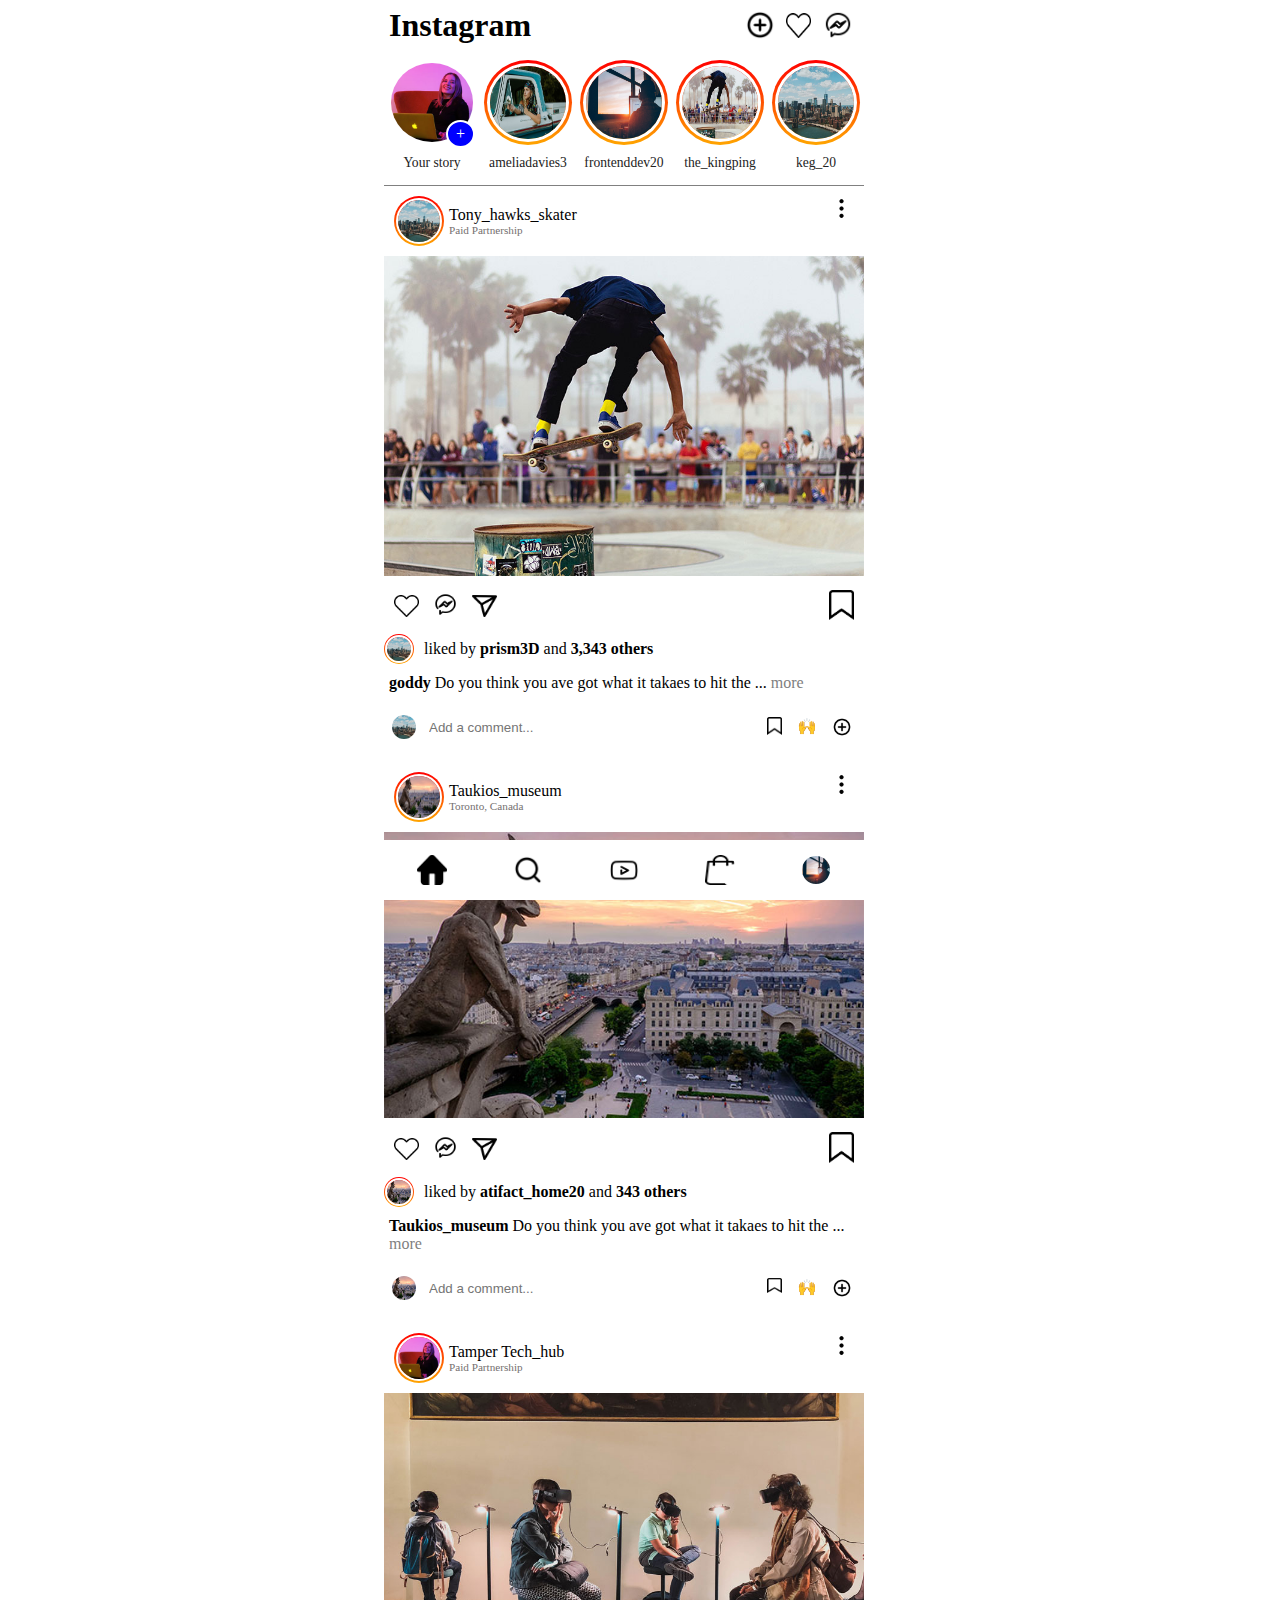
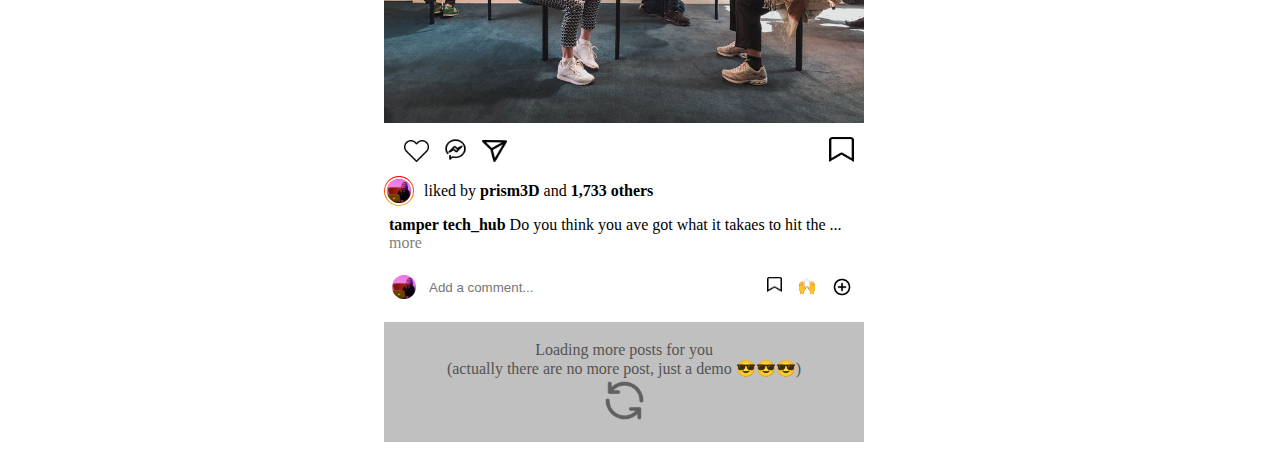
<file: index.html>
<!DOCTYPE html>
<html lang="en">
<head>
	<meta charset="UTF-8">
	<meta http-equiv="X-UA-Compatible" content="IE=edge">
	<meta name="viewport" content="width=device-width, initial-scale=1.0">
	<link rel="stylesheet" href="style.css">
	<title>Instagram clone</title>
</head>
<body>

<main> 
<!--headers,i.e, IG logo and stories container-->
	<div class="top-headers"> 
	<!--this is the container with IG logo and other  3 call to action buttons at the top-->
<div class="header1">
	<h1>Instagram</h1>
	<div class="cta">
	<img src="icons/6.png" alt="icons" width="30" height="30px">
	<img src="icons/2.png" alt="icons" width="25px" height="25px">
	<img src="icons/4.png" alt="icons" width="30px" height="30px">
	</div>
</div>
<!--this is the container/wraper for stories-->
<div class="header2">
<!---story container-->
<div class="story-container">

<div class="stories">
<!--template for stories-->
	<div class="story">
		<div class="sto-img"> 
		<img src="images/6.jpg" alt="pp" width="100%" height="100%">
		</div>
		<p class="plus">+</p>
		<p>Your story</p>
	</div>
	
	<div class="story">
	<div class="sto-img">
		<img src="images/3.jpg" alt="story" loading="lazy" width="100%" height="100%"> 
	</div>
	<p>ameliadavies3</p>
	</div>

<div class="story">
	<div class="sto-img">
		<img src="images/5.jpg" alt="story" loading="lazy" width="100%" height="100%">
	</div>
	<p>frontenddev20</p>
</div>

<div class="story">
	<div class="sto-img">
		<img src="images/2.jpg" alt="story" loading="lazy" width="100%" height="100%">
	</div>
	<p>the_kingping</p>
</div>

<div class="story">
	<div class="sto-img">
		<img src="images/1.jpg" alt="story" loading="lazy" width="100%" height="100%">
	</div>
	<p>keg_20</p>
</div>


</div>
</div>

</div>
	</div>
<!--end of top headers ie, ig and stories-->

<!--wrapper for all posts[posts made]-->
<div class="posts">

<!--START OF template for a post 111-->
	<div class="blogpost"> 
<!--row1 here is the row holding the username,location/partnership,profilepic and side menu --> 
<div class="row1">
	<div class="user-info"> 
	<div class="prof-img">
		<img src="images/1.jpg" alt="prof" width="100%" height="100%">
	</div>
	<div class="username">
		<p class="name">Tony_hawks_skater</p>
		<p>paid partnership</p>
	</div>
	</div>

	<div class="menu">
		<img src="icons/10.png" alt="icon" width="25px" height="25px">
	</div>

</div>

<!--the picture that is posted-->
<div class="post-pic">
	<img src="images/2.jpg" alt="post" id="pic" width="100%" height="100%">
</div>

<!--the like,comments,share and bookmark buttons-->
<div class="actions">
	<div class="inter">
		<img src="icons/2.png" id=" " alt="like" width="25px" height="100%">
		<img src="icons/4.png" id=" " alt="like" width="25px" height="100%">
		<img src="icons/5.png" id=" " alt="like" width="25px" height="100%">
	</div>
	<div class="bookmark">
		<img src="icons/7.png" alt="book" width="25px" height="30px">
	</div>
</div>

<!--section below the call to actio buttons/ posted pic-->
<div class="comment-section"> 
<!--profile pic below the post pic just below the like ,comment,share-->
<div class="counting">
		<div class="prof-img">
			<img src="images/1.jpg" alt="prof" width="100%" height="100%">
		</div>
		<div class="likedby">
			<p>liked by <strong>prism3D</strong> and <strong>3,343 others</strong></p>
		</div>
</div>
<!--description of the post -->
<div class="description">
	<p><strong>goddy</strong> Do you think you ave got what it takaes to hit the ... <span style="color: gray;">more</span></p>
</div>
<!--the add comment below the description-->
<div class="comm"> 
<div class="add-com">
	<div class="prof-img">
		<img src="images/1.jpg" alt="prof" width="100%" height="100%">
	</div>
	<div class="add">
		<input type="text" class="box" placeholder="Add a comment..."/>
	</div>
</div>

<div class="ract">
	<img src="icons/7.png" alt="" width="15px" height="18px">
	<p>🙌 </p>
	<img src="icons/6.png" alt="" width="20px" height="20px">
</div>

</div>
<!--end of comment section-->
</div>

<!--end of blog post-->
</div>
<!--END OF template for a post-->

<!--START OF template for a post 222-->
<div class="blogpost">
	<!--row1 here is the row holding the username,location/partnership,profilepic and side menu -->
	<div class="row1">
		<div class="user-info">
			<div class="prof-img">
				<img src="images/8.jpg" alt="prof" width="100%" height="100%">
			</div>
			<div class="username">
				<p class="name">Taukios_museum</p>
				<p>toronto,&nbsp;canada</p>
			</div>
		</div>

		<div class="menu">
			<img src="icons/10.png" alt="icon" width="25px" height="25px">
		</div>

	</div>

	<!--the picture that is posted-->
	<div class="post-pic">
		<img src="images/8.jpg" alt="post" width="100%" height="100%">
	</div>

	<!--the like,comments,share and bookmark buttons-->
	<div class="actions">
		<div class="inter">
			<img src="icons/2.png" alt="like" width="25px" height="100%">
			<img src="icons/4.png" alt="like" width="25px" height="100%">
			<img src="icons/5.png" alt="like" width="25px" height="100%">
		</div>
		<div class="bookmark">
			<img src="icons/7.png" alt="book" width="25px" height="100%">
		</div>
	</div>

	<!--section below the call to actio buttons/ posted pic-->
	<div class="comment-section">
		<!--profile pic below the post pic just below the like ,comment,share-->
		<div class="counting">
			<div class="prof-img">
				<img src="images/8.jpg" alt="prof" width="100%" height="100%">
			</div>
			<div class="likedby">
				<p>liked by <strong>atifact_home20</strong> and <strong>343 others</strong></p>
			</div>
		</div>
		<!--description of the post -->
		<div class="description">
			<p><strong>Taukios_museum</strong> Do you think you ave got what it takaes to hit the ... <span
					style="color: gray;">more</span></p>
		</div>
		<!--the add comment below the description-->
		<div class="comm">
			<div class="add-com">
				<div class="prof-img">
					<img src="images/8.jpg" alt="prof" width="100%" height="100%">
				</div>
				<div class="add">
					<input type="text" class="box" placeholder="Add a comment..." />
				</div>
			</div>

			<div class="ract">
				<img src="icons/7.png" alt="" width="15px" height="15px">
				<p>🙌 </p>
				<img src="icons/6.png" alt="" width="20px" height="20px">
			</div>

		</div>
		<!--end of comment section-->
	</div>

	<!--end of blog post-->
</div>
<!--END OF template for a post-->

<!--START OF template for a post   333-->
<div class="blogpost">
	<!--row1 here is the row holding the username,location/partnership,profilepic and side menu -->
	<div class="row1">
		<div class="user-info">
			<div class="prof-img">
				<img src="images/6.jpg" alt="prof" width="100%" height="100%">
			</div>
			<div class="username">
				<p class="name">tamper tech_hub</p>
				<p>paid partnership</p>
			</div>
		</div>

		<div class="menu">
			<img src="icons/10.png" alt="icon" width="25px" height="25px">
		</div>

	</div>

	<!--the picture that is posted-->
	<div class="post-pic">
		<img src="images/4.jpg" alt="post" width="100%" height="100%">
	</div>

	<!--the like,comments,share and bookmark buttons-->
	<div class="actions">
		<div class="inter">
			<img src="icons/heart.jpg" alt="" id="redheart" width="35px">
			<img src="icons/2.png" id="unlike" alt="like" width="25px" height="100%">
			<img src="icons/4.png" alt="like" width="25px" height="100%">
			<img src="icons/5.png" alt="like" width="25px" height="100%">
		</div>
		<div class="bookmark">
			<img src="icons/7.png" alt="book" width="25px" height="25px">
		</div>
	</div>

	<!--section below the call to actio buttons/ posted pic-->
	<div class="comment-section">
		<!--profile pic below the post pic just below the like ,comment,share-->
		<div class="counting">
			<div class="prof-img">
				<img src="images/6.jpg" alt="prof" width="100%" height="100%">
			</div>
			<div class="likedby">
				<p>liked by <strong id="name">prism3D</strong> and <strong>1,733 others</strong></p>
			</div>
		</div>
		<!--description of the post -->
		<div class="description">
			<p><strong>tamper tech_hub</strong> Do you think you ave got what it takaes to hit the ... <span
					style="color: gray;">more</span></p>
		</div>
		<!--the add comment below the description-->
		<div class="comm">
			<div class="add-com">
				<div class="prof-img">
					<img src="images/6.jpg" alt="prof" width="100%" height="100%">
				</div>
				<div class="add">
					<input type="text" class="box" placeholder="Add a comment..." />
				</div>
			</div>

			<div class="ract">
				<img src="icons/7.png" alt="" width="15px" height="15px">
				<p>🙌 </p>
				<img src="icons/6.png" alt="" width="20px" height="20px">
			</div>

		</div>
		<!--end of comment section-->
	</div>

	<!--end of blog post-->
</div>
<!--END OF template for a post-->

<!--end  of wrapper for all posts[posts made]-->
</div>
<!--end  of wrapper for all posts[posts made]-->

<div class="loading-more-post">
	<p>Loading more posts for you</p>
	<p>(actually there are no more post, just a demo 😎😎😎)</p>
	<img src="icons/12.png" alt="loading" width="45px" height="45px">
</div>

<div class="splash">
	<div class="splash-screen"> 
		<div class="img">
	<img src="icons/13.png" alt="splash" width="125px" height="125px" >
		</div>
	<div class="creds">
<p>by </p>
<p>AkaleGodlove</p>
	</div>
	</div>
</div>
<!---bottom navbar-->
<div class="navbar">
	<img src="icons/3.png " alt="nav"width="30px" height="30px">
	<img src="icons/8.png " alt="nav"width="30px" height="30px">
	<img src="icons/9.png" alt="nav" width="30px" height="30px">
	<img src="icons/1.png" alt="nav" width="30px" height="30px">
			<div class="prof-img">
				<img src="images/5.jpg" alt="prof" width="100%" height="100%">
			</div>
</div>
	<!---end bottom navbar-->
</main>
<script src="main.js"></script>
</body>
</html>
</file>
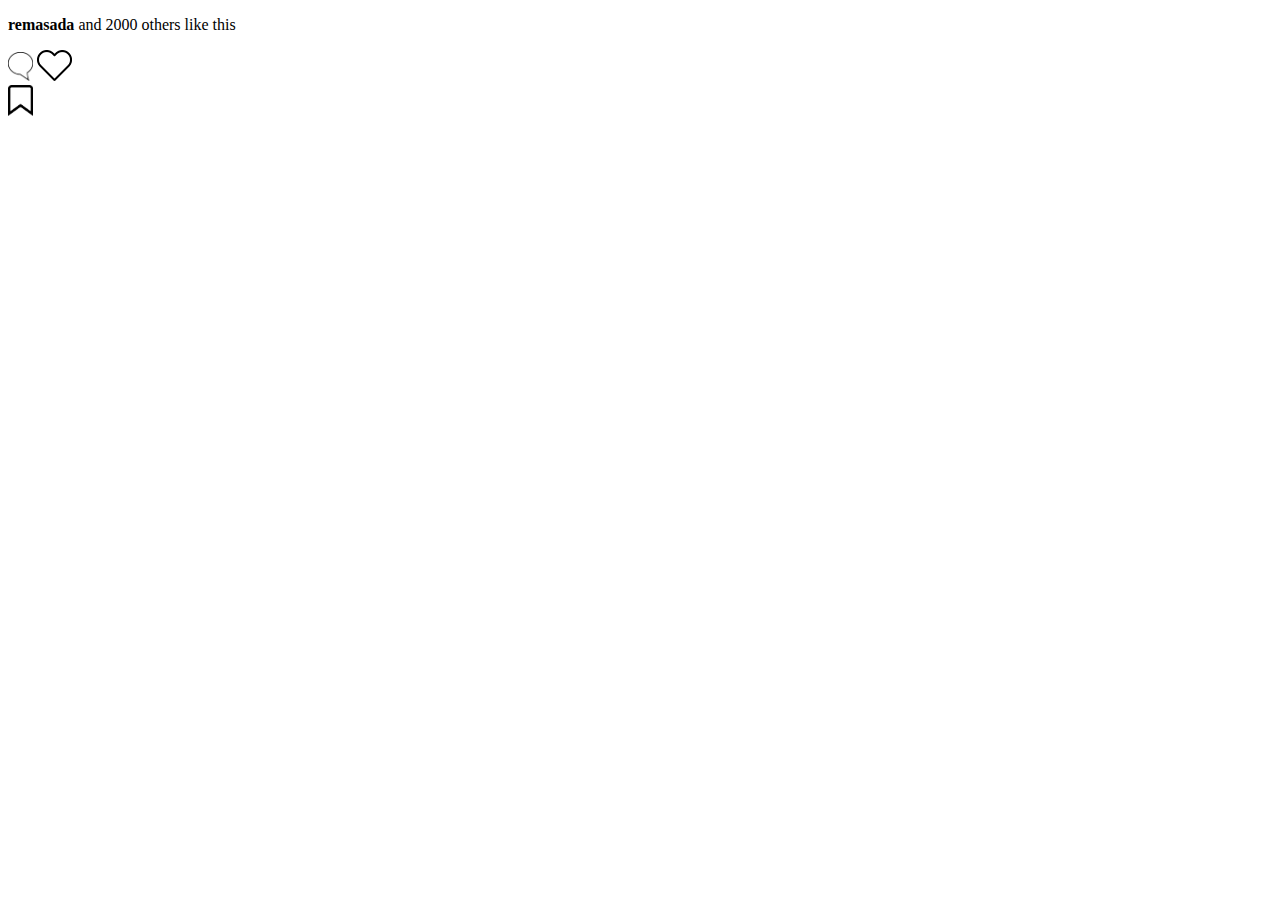
<file: test.html>
<!DOCTYPE html>
<html lang="en">
<head>
	<meta charset="UTF-8">
	<meta http-equiv="X-UA-Compatible" content="IE=edge">
	<meta name="viewport" content="width=device-width, initial-scale=1.0">

	<title>Dment</title>
</head>
<body>
<p><strong id="name">remasada</strong> and 2000 others like this</p>
<img src="icons/14.png" alt="" id="comment" width="25px">
<img src="icons/heart.jpg" alt="" id="redheart" width="35px">
<img src="icons/2.png" alt="" id="unlike" width="35px">

<div class="bookmark">  
<img src="icons/7.png" alt="" id="bookmark"width="25px">
<img src="icons/11.png" alt="" id="bookmarked" width="25px">
</div>

<script>   
//declaration for the like and unlike button and name changing to you for post1
var redHeart=document.getElementById("redheart");
var  unLike=document.getElementById("unlike");
var nameupdate=document.getElementById("name");
var addComment= document.getElementById("comment");
//end declaration for the like and unlike button and name changing to you
//declaration for bookmark and unbookmark for post1
var bookMark = document.getElementById("bookmark");
var bookMarked = document.getElementById("bookmarked");
//declaration for bookmark and unbookmark

//making the second states before click not display for all posts
redHeart.style.display="none";
bookMarked.style.display="none";

//making the second states before click not display for all posts


//ONCLICK FUNCTIONS FOR ALLL THE POSTS
 
//FUNCTIONS FOR POST 1
unLike.onclick= function(){
	unLike.style.display="none";
	redHeart.style.display="block";
	nameupdate.innerHTML="You";
}
redHeart.onclick= function(){
	redHeart.style.display="none";
	unLike.style.display="block";
	nameupdate.textContent="remasada";
}

bookMark.onclick= function(){
	bookMark.style.display="none";
	bookMarked.style.display="block";
	alert("This post has been Bookmarked succesfully");
}
bookMarked.onclick= function(){
	bookMark.style.display = "block";
	bookMarked.style.display = "none";
	alert("succesfully unbookmarked");
}

addComment.onclick=function(){
	prompt("add comment");
}

//FUNCTIONS FOR POST 1

</script>
</body>
</html>
</file>
<file: style.css>
* {
  margin: 0;
  padding: 0;
  -webkit-box-sizing: border-box;
          box-sizing: border-box;
}

.header1 {
  display: -webkit-box;
  display: -ms-flexbox;
  display: flex;
  -webkit-box-pack: justify;
      -ms-flex-pack: justify;
          justify-content: space-between;
  -webkit-box-align: center;
      -ms-flex-align: center;
          align-items: center;
  padding: 5px;
  width: 100%;
  height: 50px;
  position: fixed;
  top: 0;
  background: white;
  z-index: 300;
}

.header1 .cta {
  width: 120px;
  display: -webkit-box;
  display: -ms-flexbox;
  display: flex;
  -ms-flex-pack: distribute;
      justify-content: space-around;
  -webkit-box-align: center;
      -ms-flex-align: center;
          align-items: center;
  margin: 5px 0;
}

.header2 {
  width: 100%;
  height: auto;
  margin-top: 60px;
}

.header2 .story-container {
  width: 100%;
  height: auto;
  overflow: hidden;
  display: -webkit-box;
  display: -ms-flexbox;
  display: flex;
  -ms-flex-pack: distribute;
      justify-content: space-around;
  -webkit-box-align: center;
      -ms-flex-align: center;
          align-items: center;
}

.header2 .story-container .profile-pic {
  width: 100px;
  height: 100px;
}

.header2 .story-container .profile-pic img {
  border-radius: 50%;
}

.header2 .story-container .stories {
  width: 100%;
  height: 100%;
  padding-bottom: 25px;
  border-bottom: 1px solid gray;
  display: -webkit-box;
  display: -ms-flexbox;
  display: flex;
  -ms-flex-pack: distribute;
      justify-content: space-around;
  -webkit-box-orient: horizontal;
  -webkit-box-direction: normal;
      -ms-flex-direction: row;
          flex-direction: row;
  -webkit-box-align: center;
      -ms-flex-align: center;
          align-items: center;
  overflow: hidden;
}

.header2 .story-container .stories .story {
  width: 100px;
  height: 100px;
  margin: 0 4px;
  text-align: center;
  font-size: 1em;
}

.header2 .story-container .stories .story .sto-img {
  width: 100%;
  height: 85px;
  background: -webkit-gradient(linear, left top, left bottom, from(red), to(orange));
  background: linear-gradient(red, orange);
  padding: 3px;
  border-radius: 50%;
}

.header2 .story-container .stories .story .sto-img img {
  border-radius: 50%;
  border: 3px solid white;
}

.header2 .story-container .stories .story p {
  margin-top: 10px;
  font-size: 0.85em;
  color: #222222;
}

.header2 .story-container .stories .story:nth-child(1) {
  width: 100px;
  height: 100px;
  position: relative;
}

.header2 .story-container .stories .story:nth-child(1) .sto-img {
  background: none;
  height: 85px;
}

.header2 .story-container .stories .story:nth-child(1) .sto-img img {
  border: none;
}

.header2 .story-container .stories .story:nth-child(1) .plus {
  position: absolute;
  top: 50px;
  right: 1px;
  color: white;
  background: blue;
  padding: 3px 8px;
  border-radius: 50%;
  font-size: 1em;
  border: 2px solid white;
}

.posts {
  width: 100%;
  height: auto;
}

.posts .row1 {
  width: 100%;
  display: -webkit-box;
  display: -ms-flexbox;
  display: flex;
  -webkit-box-pack: justify;
      -ms-flex-pack: justify;
          justify-content: space-between;
  padding: 10px;
}

.posts .row1 .user-info {
  display: -webkit-box;
  display: -ms-flexbox;
  display: flex;
  -webkit-box-pack: center;
      -ms-flex-pack: center;
          justify-content: center;
  -webkit-box-align: center;
      -ms-flex-align: center;
          align-items: center;
}

.posts .row1 .user-info .prof-img {
  width: 50px;
  height: 50px;
  background: -webkit-gradient(linear, left top, left bottom, from(red), to(orange));
  background: linear-gradient(red, orange);
  border-radius: 50%;
  padding: 2px;
}

.posts .row1 .user-info .prof-img img {
  border-radius: 50%;
  border: 2px solid white;
}

.posts .row1 .user-info .username {
  display: -webkit-box;
  display: -ms-flexbox;
  display: flex;
  -webkit-box-pack: start;
      -ms-flex-pack: start;
          justify-content: flex-start;
  -webkit-box-orient: vertical;
  -webkit-box-direction: normal;
      -ms-flex-direction: column;
          flex-direction: column;
  font-size: 1em;
  padding-left: 5px;
}

.posts .row1 .user-info .username p {
  text-transform: capitalize;
}

.posts .row1 .user-info .username p:nth-child(2) {
  color: #757070;
  font-size: 0.7rem;
  text-transform: capitalize;
}

.actions {
  display: -webkit-box;
  display: -ms-flexbox;
  display: flex;
  -webkit-box-pack: justify;
      -ms-flex-pack: justify;
          justify-content: space-between;
  -webkit-box-align: center;
      -ms-flex-align: center;
          align-items: center;
  padding: 10px;
}

.actions .inter img:not(:nth-child(1)) {
  margin-left: 10px;
}

.counting {
  width: 100%;
  height: auto;
  display: -webkit-box;
  display: -ms-flexbox;
  display: flex;
  -webkit-box-pack: start;
      -ms-flex-pack: start;
          justify-content: flex-start;
  -webkit-box-align: center;
      -ms-flex-align: center;
          align-items: center;
}

.counting .prof-img {
  width: 30px;
  height: 30px;
  background: -webkit-gradient(linear, left top, left bottom, from(red), to(orange));
  background: linear-gradient(red, orange);
  border-radius: 50%;
  padding: 1px;
}

.counting .prof-img img {
  border-radius: 50%;
  border: 2px solid white;
}

.counting .likedby {
  padding-left: 10px;
}

.comm {
  display: -webkit-box;
  display: -ms-flexbox;
  display: flex;
  -webkit-box-pack: justify;
      -ms-flex-pack: justify;
          justify-content: space-between;
  -webkit-box-align: center;
      -ms-flex-align: center;
          align-items: center;
  margin: 20px 5px;
}

.comm .ract {
  display: -webkit-box;
  display: -ms-flexbox;
  display: flex;
  -ms-flex-pack: distribute;
      justify-content: space-around;
  width: 100px;
}

.description {
  margin: 10px 0 0 5px;
}

.add-com {
  display: -webkit-box;
  display: -ms-flexbox;
  display: flex;
  -webkit-box-pack: center;
      -ms-flex-pack: center;
          justify-content: center;
  -webkit-box-align: center;
      -ms-flex-align: center;
          align-items: center;
}

.add-com .add .box {
  border: none;
  padding-left: 10px;
}

.add-com .prof-img {
  width: 30px;
  height: 30px;
  border-radius: 50%;
  padding: 1px;
}

.add-com .prof-img img {
  border-radius: 50%;
  border: 2px solid white;
}

.navbar {
  display: -webkit-box;
  display: -ms-flexbox;
  display: flex;
  -ms-flex-pack: distribute;
      justify-content: space-around;
  -webkit-box-align: center;
      -ms-flex-align: center;
          align-items: center;
  width: 100%;
  height: 60px;
  position: fixed;
  background: white;
  bottom: 0;
}

.navbar .prof-img {
  width: 30px;
  height: 30px;
  border-radius: 50%;
  padding: 1px;
}

.navbar .prof-img img {
  border-radius: 50%;
}

.loading-more-post {
  margin-bottom: 20px;
  height: 120px;
  background-color: silver;
  display: -webkit-box;
  display: -ms-flexbox;
  display: flex;
  -webkit-box-pack: center;
      -ms-flex-pack: center;
          justify-content: center;
  -webkit-box-align: center;
      -ms-flex-align: center;
          align-items: center;
  -webkit-box-orient: vertical;
  -webkit-box-direction: normal;
      -ms-flex-direction: column;
          flex-direction: column;
}

.loading-more-post img {
  opacity: 0.5;
  -webkit-animation: loading  1s infinite normal;
          animation: loading  1s infinite normal;
}

.loading-more-post p {
  color: #555353;
}

@-webkit-keyframes loading {
  0% {
    -webkit-transform: rotate(0);
            transform: rotate(0);
  }
  100% {
    -webkit-transform: rotate(360deg);
            transform: rotate(360deg);
  }
}

@keyframes loading {
  0% {
    -webkit-transform: rotate(0);
            transform: rotate(0);
  }
  100% {
    -webkit-transform: rotate(360deg);
            transform: rotate(360deg);
  }
}

.splash {
  position: absolute;
  top: 0;
  width: 100%;
  height: 100vh;
  background: black;
  z-index: 300;
  display: -webkit-box;
  display: -ms-flexbox;
  display: flex;
  -webkit-box-pack: center;
      -ms-flex-pack: center;
          justify-content: center;
  -webkit-box-align: center;
      -ms-flex-align: center;
          align-items: center;
  opacity: 0;
  -webkit-animation: splashing 3s 1;
          animation: splashing 3s 1;
}

.splash .splash-screen {
  color: white;
}

.splash .creds {
  position: absolute;
  bottom: 200px;
  left: 130px;
  font-size: 2em;
  text-align: center;
}

.splash .creds p:nth-child(2) {
  background: linear-gradient(-300deg, blue, red, orange);
  -webkit-background-clip: text;
  -webkit-text-fill-color: transparent;
}

.splash .creds p {
  color: gray;
}

@-webkit-keyframes splashing {
  0% {
    opacity: 100%;
  }
  100% {
    opacity: 100%;
  }
}

@keyframes splashing {
  0% {
    opacity: 100%;
  }
  100% {
    opacity: 100%;
  }
}

@media (min-width: 320px) and (max-width: 414px) {
  .loading-more-post {
    height: 200px;
  }
  .story:nth-child(5) {
    display: none;
  }
  .splash .splash-screen .creds {
    bottom: 25px;
    left: 95px;
  }
}

@media (min-width: 768px) and (max-width: 870px) {
  .splash .splash-screen .creds {
    bottom: 825px;
    left: 295px;
  }
}

@media (min-width: 1200px) {
  main {
    width: 480px;
    height: 100%;
    margin-left: 30%;
  }
  .header1, .navbar, .splash {
    width: 480px;
  }
}
/*# sourceMappingURL=style.css.map */
</file>
